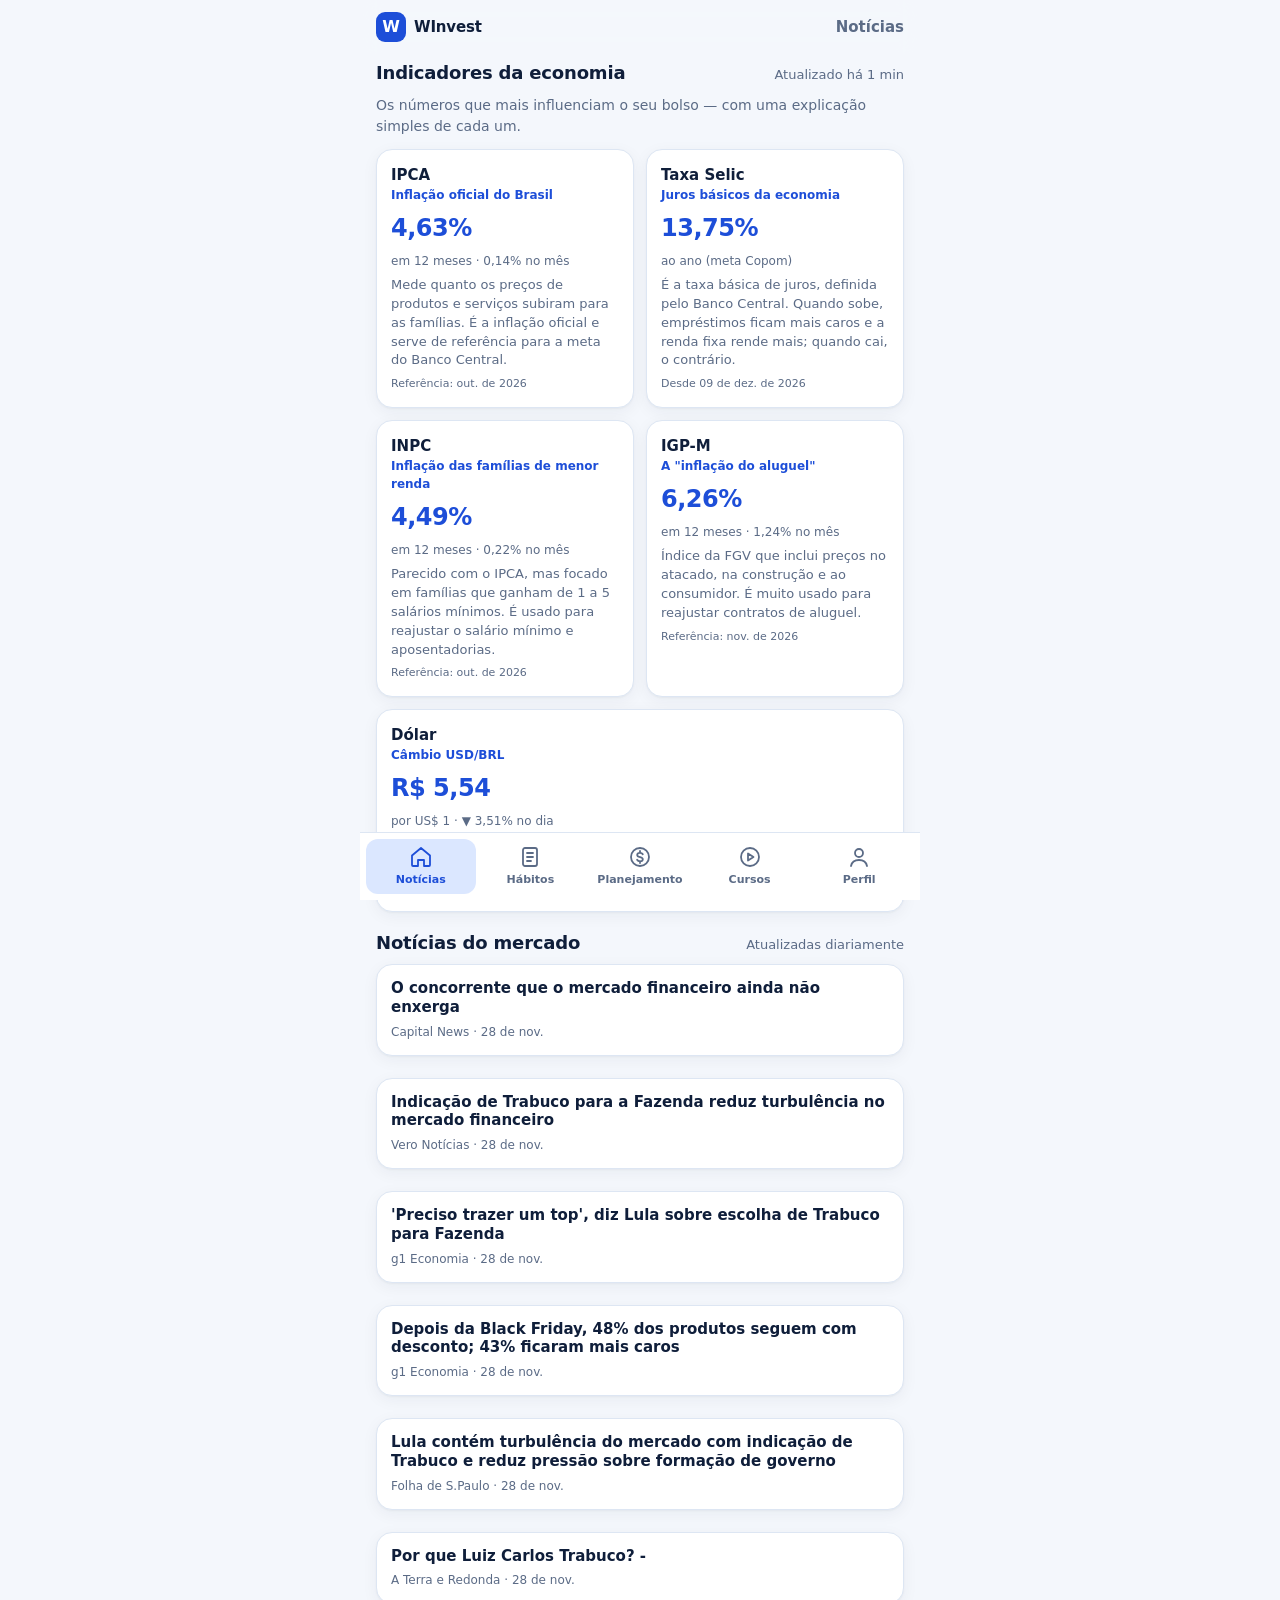
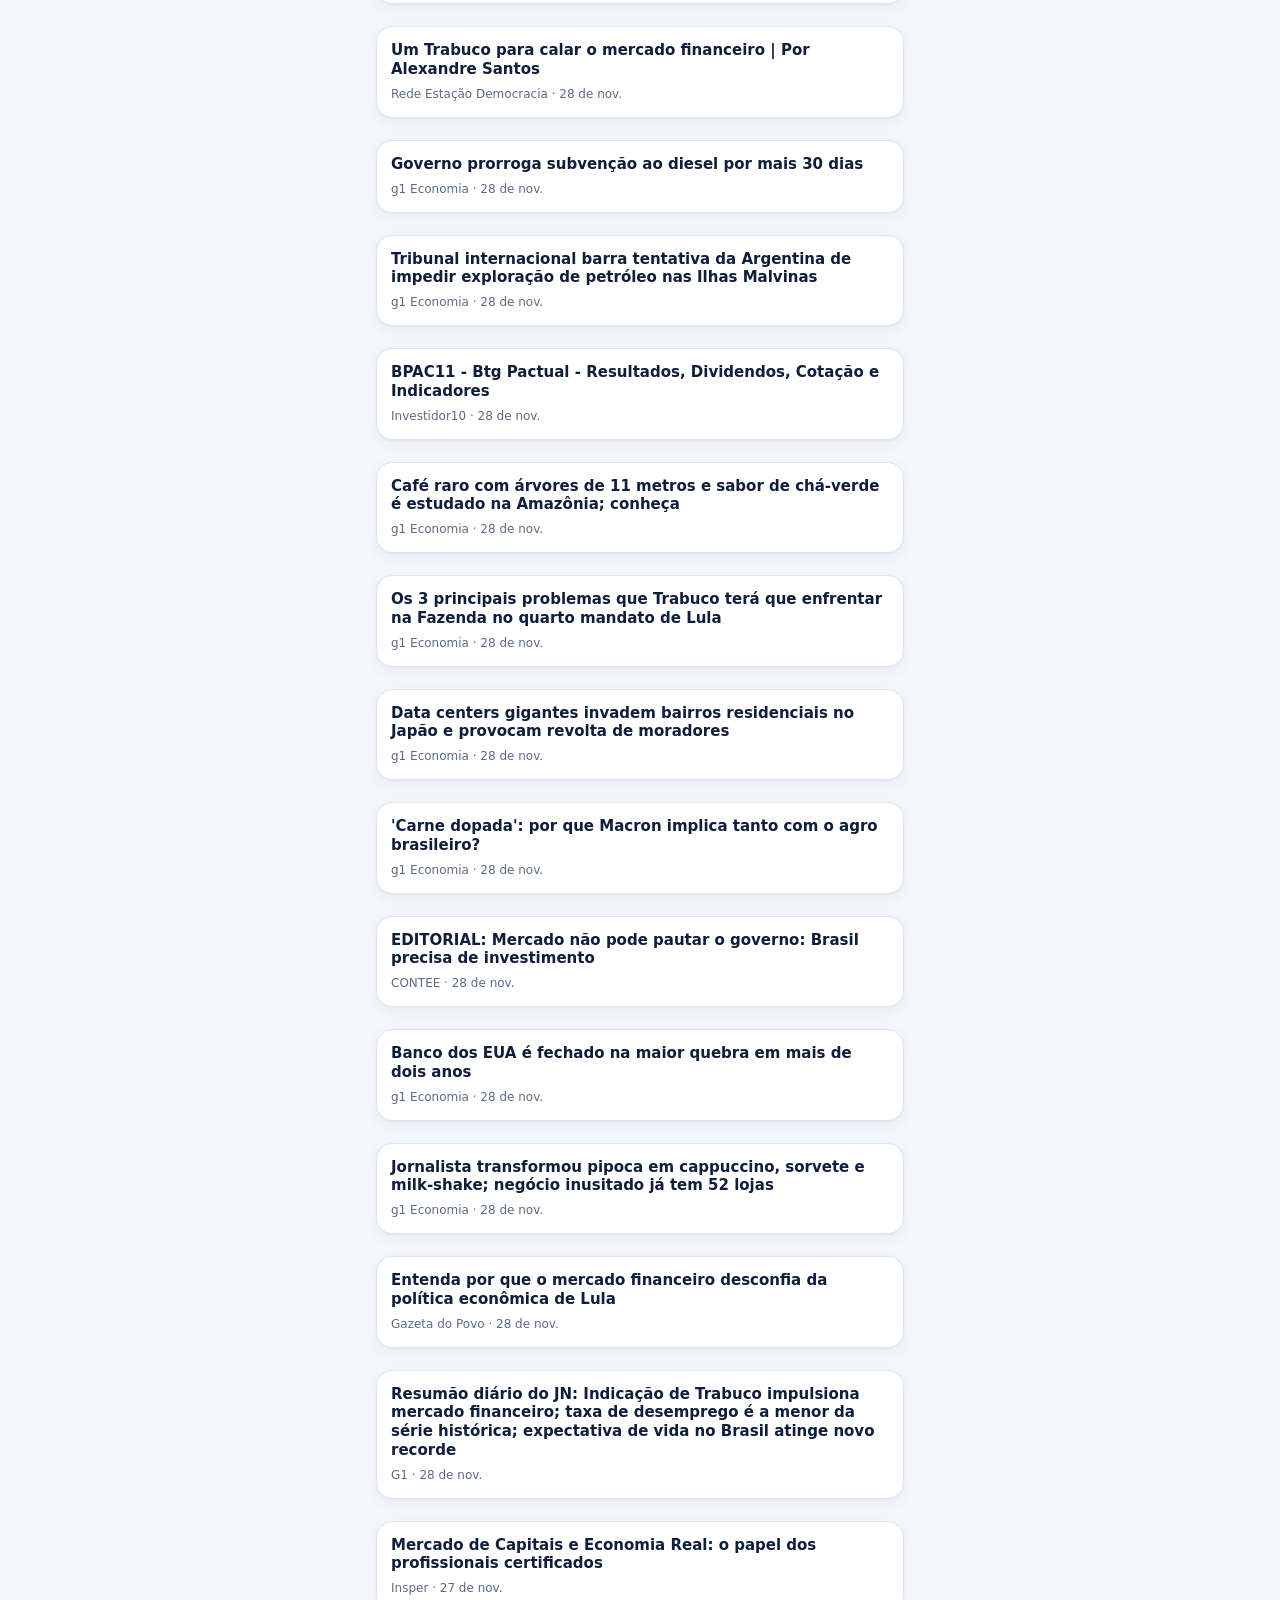
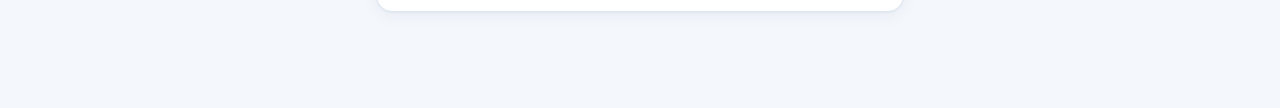
<file: index.html>
<!doctype html>
<html lang="pt-BR">
<head>
  <meta charset="utf-8">
  <meta name="viewport" content="width=device-width, initial-scale=1, viewport-fit=cover">
  <meta name="theme-color" content="#1d4ed8">
  <meta name="description" content="WInvest — educação financeira simples: indicadores, hábitos, planejamento 50/30/20, cursos e perfil de investidor.">
  <title>WInvest</title>
  <link rel="manifest" href="manifest.webmanifest">
  <link rel="icon" href="icons/icon.svg" type="image/svg+xml">
  <link rel="apple-touch-icon" href="icons/icon-192.png">
  <link rel="stylesheet" href="css/styles.css">
</head>
<body>
  <div class="app">
    <header class="topbar">
      <div class="brand">
        <span class="brand-mark" aria-hidden="true">W</span>
        <span class="brand-name">WInvest</span>
      </div>
      <h1 class="topbar-title" id="view-title">Notícias</h1>
    </header>

    <main id="view" class="view" tabindex="-1"></main>

    <nav class="tabbar" aria-label="Sessões do app">
      <a href="#noticias" class="tab" data-tab="noticias">
        <svg viewBox="0 0 24 24" aria-hidden="true"><path d="M3 10.5 12 3l9 7.5V20a1 1 0 0 1-1 1h-5v-6H9v6H4a1 1 0 0 1-1-1z"/></svg>
        <span>Notícias</span>
      </a>
      <a href="#habitos" class="tab" data-tab="habitos">
        <svg viewBox="0 0 24 24" aria-hidden="true"><rect x="5" y="3" width="14" height="18" rx="2"/><path d="M9 8h6M9 12h6M9 16h4"/></svg>
        <span>Hábitos</span>
      </a>
      <a href="#planejamento" class="tab" data-tab="planejamento">
        <svg viewBox="0 0 24 24" aria-hidden="true"><circle cx="12" cy="12" r="9"/><path d="M14.8 9.2c-.5-.9-1.6-1.4-2.8-1.4-1.6 0-2.8.8-2.8 2.1 0 3 5.6 1.5 5.6 4.3 0 1.3-1.2 2.1-2.8 2.1-1.3 0-2.4-.6-2.9-1.5M12 6v1.8M12 16.2V18"/></svg>
        <span>Planejamento</span>
      </a>
      <a href="#cursos" class="tab" data-tab="cursos">
        <svg viewBox="0 0 24 24" aria-hidden="true"><circle cx="12" cy="12" r="9"/><path d="M10 8.5v7l5.5-3.5z"/></svg>
        <span>Cursos</span>
      </a>
      <a href="#perfil" class="tab" data-tab="perfil">
        <svg viewBox="0 0 24 24" aria-hidden="true"><circle cx="12" cy="8" r="4"/><path d="M4 21c.8-4 4-6 8-6s7.2 2 8 6"/></svg>
        <span>Perfil</span>
      </a>
    </nav>
  </div>

  <div id="toast" class="toast" role="status" aria-live="polite"></div>

  <script type="module" src="js/app.js"></script>
</body>
</html>
</file>
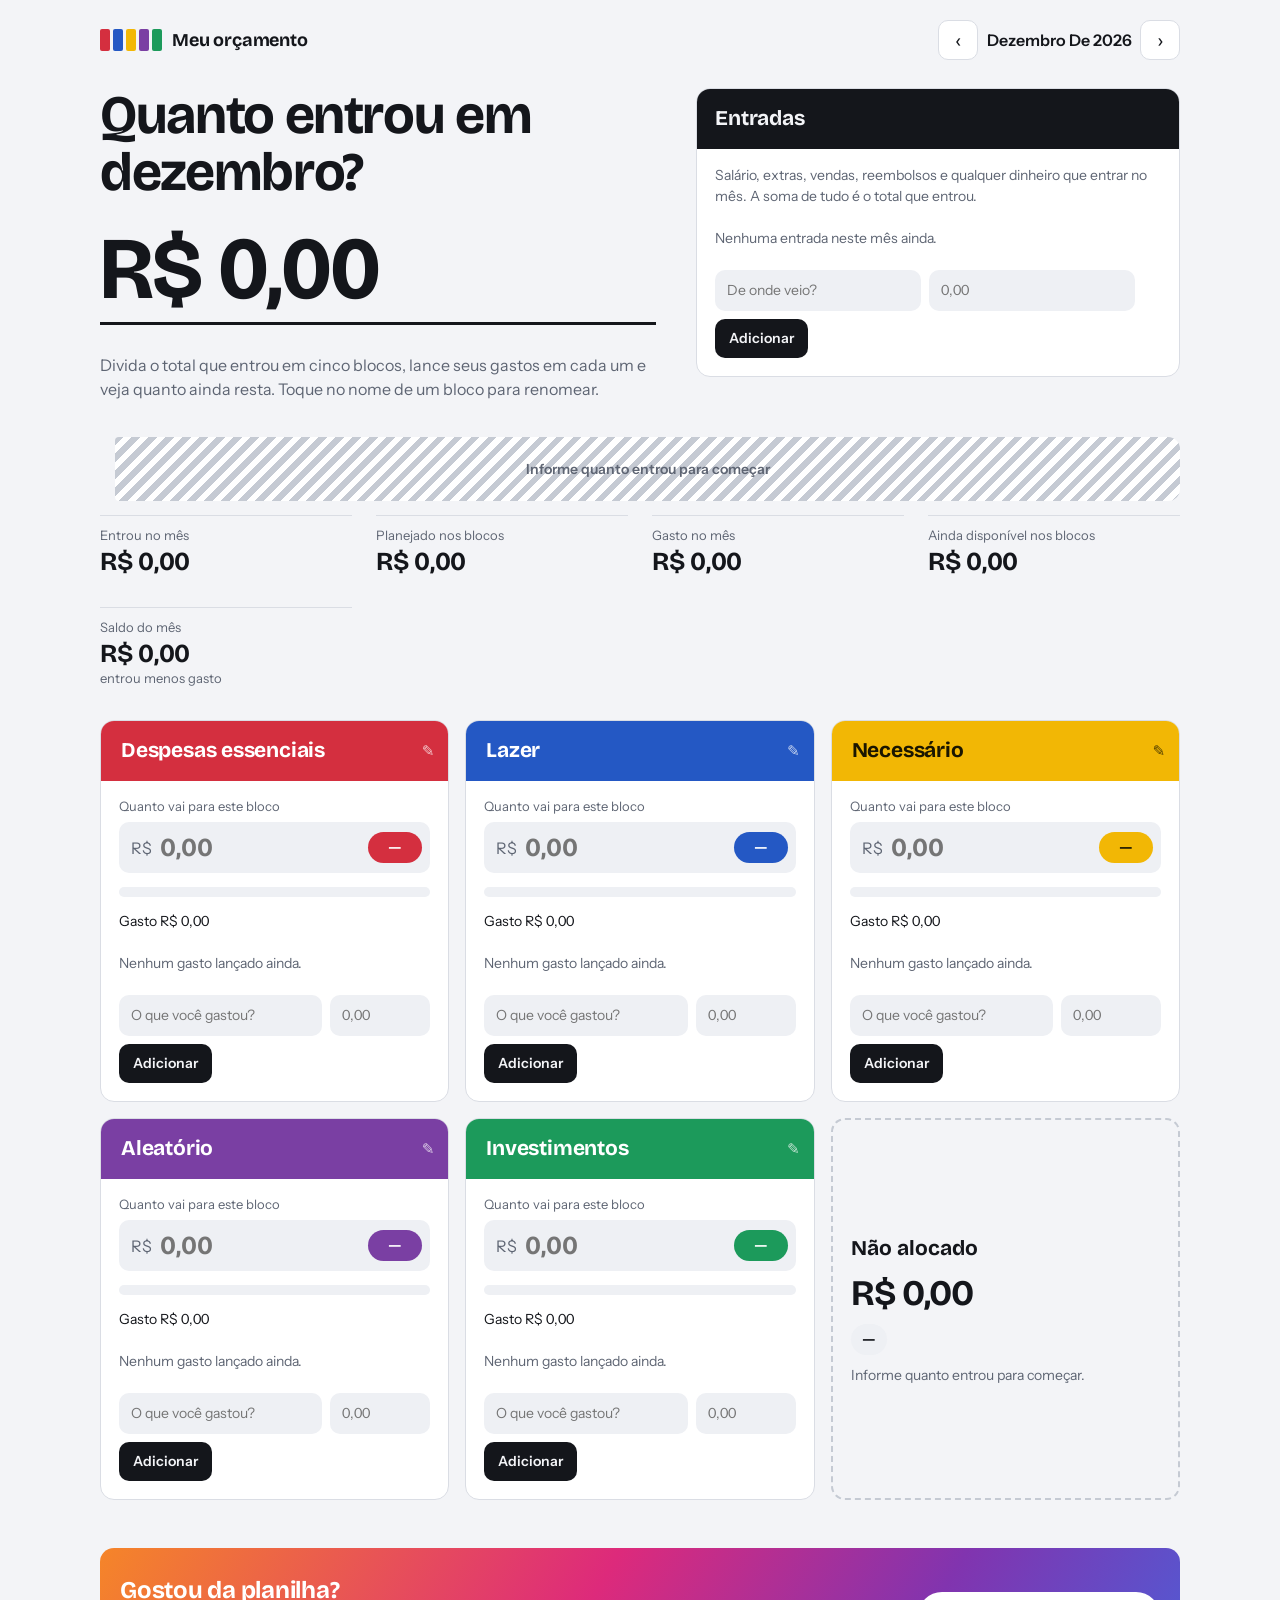
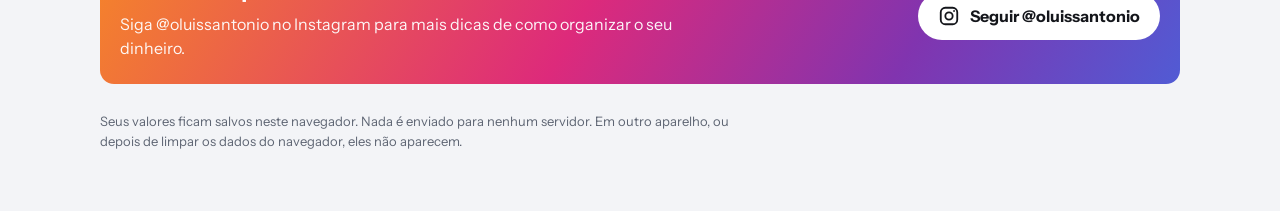
<file: orcamento/index.html>
<!DOCTYPE html>
<html lang="pt-BR">
<head>
<meta charset="utf-8">
<meta name="viewport" content="width=device-width, initial-scale=1, viewport-fit=cover">
<title>Meu orçamento por blocos</title>
<meta name="description" content="Planilha de orçamento gratuita: divida o que entrou no mês em 5 blocos, lance seus gastos e veja quanto ainda resta. Seus dados ficam só no seu aparelho.">
<meta name="theme-color" content="#14161B">
<meta property="og:type" content="website">
<meta property="og:locale" content="pt_BR">
<meta property="og:title" content="Meu orçamento por blocos">
<meta property="og:description" content="Divida o que entrou no mês em 5 blocos, lance seus gastos e veja quanto ainda resta. Grátis e sem cadastro.">
<meta property="og:image" content="og.png">
<meta property="og:image:width" content="1200">
<meta property="og:image:height" content="630">
<meta name="twitter:card" content="summary_large_image">
<link rel="manifest" href="manifest.webmanifest">
<link rel="icon" href="icons/icon.svg" type="image/svg+xml">
<link rel="apple-touch-icon" href="icons/icon-192.png">
<meta name="apple-mobile-web-app-capable" content="yes">
<meta name="apple-mobile-web-app-title" content="Orçamento">
<link rel="preconnect" href="https://fonts.googleapis.com">
<link rel="preconnect" href="https://fonts.gstatic.com" crossorigin>
<link href="https://fonts.googleapis.com/css2?family=Bricolage+Grotesque:opsz,wght@12..96,500;12..96,700&family=Instrument+Sans:wght@400;500;600&display=swap" rel="stylesheet">
<style>
:root{
  --bg:#F3F4F7; --surface:#FFFFFF; --ink:#14161B; --muted:#5E6573; --line:#DADDE4;
  --field:#EEF0F4; --danger:#B3261E; --hatch:#C5CAD3;
  --display:'Bricolage Grotesque','Segoe UI',system-ui,sans-serif;
  --body:'Instrument Sans','Segoe UI',system-ui,-apple-system,sans-serif;
  box-sizing:border-box;
  padding-top:env(safe-area-inset-top,0px);
  padding-bottom:env(safe-area-inset-bottom,0px);
}
@media (prefers-color-scheme: dark){
  :root:not([data-theme="light"]){
    --bg:#101216; --surface:#181B21; --ink:#ECEEF2; --muted:#9AA1AE; --line:#2B3038;
    --field:#20242B; --danger:#FF8F86; --hatch:#3A404B;
  }
}
:root[data-theme="dark"]{
  --bg:#101216; --surface:#181B21; --ink:#ECEEF2; --muted:#9AA1AE; --line:#2B3038;
  --field:#20242B; --danger:#FF8F86; --hatch:#3A404B;
}
html{scroll-padding-top:env(safe-area-inset-top,0px);}
*,*::before,*::after{box-sizing:border-box;}
body{margin:0;background:var(--bg);color:var(--ink);font-family:var(--body);font-size:16px;line-height:1.5;-webkit-font-smoothing:antialiased;}
.wrap{max-width:1120px;margin:0 auto;padding:0 20px;}
button,input{font:inherit;color:inherit;}
button{cursor:pointer;}
:focus-visible{outline:3px solid var(--ink);outline-offset:2px;}
.num,.money,.seg,.pct,.nums,.exp .v,.summary dd{font-variant-numeric:tabular-nums;}

/* topo */
.top{display:flex;align-items:center;justify-content:space-between;gap:12px;padding:20px 0 0;flex-wrap:wrap;}
.brand{display:flex;align-items:center;gap:10px;font-family:var(--display);font-weight:700;font-size:18px;letter-spacing:-.01em;}
.mark{display:flex;gap:3px;}
.mark i{display:block;width:10px;height:22px;border-radius:2px;}
.monthnav{display:flex;align-items:center;gap:6px;}
.monthnav button{width:40px;height:40px;border-radius:10px;border:1px solid var(--line);background:var(--surface);font-size:20px;line-height:1;display:grid;place-items:center;}
.monthnav button:hover{border-color:var(--ink);}
#monthLabel{min-width:150px;text-align:center;font-weight:600;text-transform:capitalize;}

/* hero */
.hero{padding:40px 0 4px;}
.hero h1{font-family:var(--display);font-weight:700;font-size:clamp(30px,5.4vw,54px);line-height:1.05;letter-spacing:-.025em;margin:0 0 20px;max-width:18ch;}
.lede{color:var(--muted);max-width:54ch;margin:18px 0 0;}
.copy{margin-top:14px;border:1px solid var(--line);background:var(--surface);border-radius:10px;padding:9px 14px;font-weight:600;}
.copy:hover{border-color:var(--ink);}

/* faixa proporcional */
.strip{display:flex;gap:3px;height:64px;margin:32px 0 14px;}
.seg{flex:0 1 0;flex-grow:0;min-width:0;overflow:hidden;white-space:nowrap;display:flex;align-items:center;justify-content:center;font-weight:600;font-size:14px;background:var(--c);color:var(--on);border-radius:4px;transition:flex-grow .35s ease;}
.seg:first-child{border-radius:12px 4px 4px 12px;}
.seg:last-child{border-radius:4px 12px 12px 4px;}
.seg.free{background:repeating-linear-gradient(135deg,var(--hatch) 0 6px,transparent 6px 12px);background-color:var(--surface);color:var(--muted);}
.warn{color:var(--danger);font-weight:600;margin:0 0 10px;}
.warn:empty{display:none;}

.summary{display:grid;grid-template-columns:repeat(auto-fit,minmax(200px,1fr));gap:12px 24px;margin:0;}
.summary div{border-top:1px solid var(--line);padding-top:10px;}
.summary dt{font-size:13px;color:var(--muted);}
.summary dd{margin:0;}
.summary .big{font-family:var(--display);font-weight:700;font-size:26px;line-height:1.2;letter-spacing:-.01em;}
.summary .sub{font-size:13px;color:var(--muted);min-height:1.4em;}

/* blocos */
.grid{display:grid;grid-template-columns:repeat(auto-fill,minmax(min(100%,320px),1fr));gap:16px;margin-top:32px;}
.block{background:var(--surface);border:1px solid var(--line);border-radius:14px;overflow:hidden;display:flex;flex-direction:column;}
.bh{background:var(--c);color:var(--on);padding:10px 14px;display:flex;align-items:center;gap:6px;}
.bname{flex:1;min-width:0;border:0;border-radius:8px;background:transparent;color:inherit;font-family:var(--display);font-weight:700;font-size:21px;letter-spacing:-.01em;padding:4px 6px;}
.bname:hover{background:rgba(255,255,255,.14);}
.bname:focus{outline:2px solid var(--on);background:rgba(0,0,0,.12);}
.bh .pen{opacity:.75;font-size:15px;pointer-events:none;}
.bb{padding:16px 18px 18px;display:flex;flex-direction:column;gap:14px;flex:1;}
.plan label{display:block;font-size:13px;color:var(--muted);margin-bottom:6px;}
.planrow{display:flex;align-items:center;gap:8px;background:var(--field);border-radius:10px;padding:6px 8px 6px 12px;}
.planrow:focus-within{outline:2px solid var(--ink);}
.planrow .rs{color:var(--muted);}
.planrow input{flex:1;min-width:0;border:0;background:transparent;outline:none;font-family:var(--display);font-weight:700;font-size:26px;padding:0;}
.pct{background:var(--c);color:var(--on);border-radius:999px;padding:4px 11px;font-weight:700;font-size:15px;min-width:54px;text-align:center;}
.meter{height:10px;background:var(--field);border-radius:99px;overflow:hidden;}
.fill{height:100%;width:0;background:var(--c);border-radius:99px;transition:width .3s ease;}
.nums{display:flex;justify-content:space-between;gap:8px;font-size:14px;flex-wrap:wrap;}
.nums .over{color:var(--danger);font-weight:600;}
.exp{list-style:none;margin:0;padding:0;max-height:190px;overflow-y:auto;}
.exp li{display:flex;align-items:center;gap:8px;padding:7px 0;border-bottom:1px solid var(--line);font-size:14px;}
.exp .d{flex:1;overflow-wrap:anywhere;}
.exp .x{width:28px;height:28px;border:0;background:none;color:var(--muted);border-radius:6px;font-size:18px;line-height:1;}
.exp .x:hover{color:var(--danger);background:var(--field);}
.exp li.empty{color:var(--muted);border-bottom:0;padding-left:0;}
.add{display:flex;flex-wrap:wrap;gap:8px;}
.add input{background:var(--field);border:1px solid transparent;border-radius:10px;padding:9px 11px;font-size:14px;min-width:0;}
.add input:focus{outline:2px solid var(--ink);}
.add [data-desc]{flex:1 1 140px;}
.add [data-val]{flex:0 0 100px;}
.add button{flex:0 0 auto;background:var(--ink);color:var(--bg);border:0;border-radius:10px;padding:9px 14px;font-weight:600;font-size:14px;}
.add button:hover{opacity:.85;}
.err{margin:-6px 0 0;font-size:13px;color:var(--danger);}
.err:empty{display:none;}

.free-card{border:2px dashed var(--hatch);border-radius:14px;padding:20px 18px;display:flex;flex-direction:column;justify-content:center;gap:10px;min-height:180px;}
.free-card h2{margin:0;font-family:var(--display);font-weight:700;font-size:21px;}
.free-card.neg h2,.free-card.neg .fv{color:var(--danger);}
.free-card .fv{font-family:var(--display);font-weight:700;font-size:36px;line-height:1.1;letter-spacing:-.02em;}
.free-card .fp{align-self:flex-start;background:var(--field);border-radius:999px;padding:4px 11px;font-weight:700;font-size:15px;}
.free-card .fh{margin:0;color:var(--muted);font-size:14px;}

[hidden]{display:none !important;}
.hero-grid{display:grid;grid-template-columns:minmax(0,1.15fr) minmax(0,1fr);gap:32px 40px;align-items:start;}
@media (max-width:820px){.hero-grid{grid-template-columns:1fr;}}
.bigtotal{width:min(100%,560px);border-bottom:3px solid var(--ink);padding-bottom:4px;margin-bottom:28px;font-family:var(--display);font-weight:700;font-size:clamp(44px,11vw,88px);line-height:1.1;letter-spacing:-.02em;font-variant-numeric:tabular-nums;overflow-wrap:anywhere;}
.inbox{background:var(--surface);border:1px solid var(--line);border-radius:14px;overflow:hidden;}
.inbox .ih{background:var(--ink);color:var(--bg);padding:14px 18px;display:flex;justify-content:space-between;align-items:baseline;gap:12px;}
.inbox h2{margin:0;font-family:var(--display);font-weight:700;font-size:21px;letter-spacing:-.01em;}
.inbox .ib{padding:16px 18px 18px;display:flex;flex-direction:column;gap:14px;}
.inbox .isub{margin:0;font-size:14px;color:var(--muted);}
.hero{padding:28px 0 4px;}

/* instagram */
.insta{margin-top:48px;border-radius:14px;padding:24px 20px;color:#fff;background:linear-gradient(120deg,#F58529 0%,#DD2A7B 45%,#8134AF 75%,#515BD4 100%);display:flex;align-items:center;justify-content:space-between;gap:16px 24px;flex-wrap:wrap;}
.insta h2{margin:0 0 4px;font-family:var(--display);font-weight:700;font-size:24px;letter-spacing:-.01em;}
.insta p{margin:0;max-width:52ch;opacity:.95;}
.insta a{display:inline-flex;align-items:center;gap:10px;background:#fff;color:#14161B;text-decoration:none;font-weight:700;border-radius:999px;padding:12px 20px;white-space:nowrap;}
.insta a:hover{transform:translateY(-1px);box-shadow:0 6px 18px rgba(0,0,0,.18);}
.insta a:focus-visible{outline:3px solid #fff;outline-offset:3px;}
.insta svg{width:22px;height:22px;flex:none;}

footer{padding:28px 0 56px;color:var(--muted);font-size:13px;}
footer p{margin:0 0 4px;max-width:70ch;}
footer a{color:var(--ink);font-weight:600;}
.storewarn{color:var(--danger);font-weight:600;}
.storewarn:empty{display:none;}

@media (prefers-reduced-motion: reduce){.seg,.fill{transition:none;}}
@media (max-width:520px){.wrap{padding:0 16px;}.strip{height:52px;}.seg{font-size:12px;}}
</style>
</head>
<body>
<div class="wrap">
  <header class="top">
    <div class="brand">
      <span class="mark" aria-hidden="true">
        <i style="background:#D42F3F"></i><i style="background:#2458C4"></i><i style="background:#F2B705"></i><i style="background:#7A3FA3"></i><i style="background:#1C9A5B"></i>
      </span>
      Meu orçamento
    </div>
    <nav class="monthnav" aria-label="Escolher mês">
      <button id="prev" type="button" aria-label="Mês anterior">‹</button>
      <span id="monthLabel" aria-live="polite"></span>
      <button id="next" type="button" aria-label="Próximo mês">›</button>
    </nav>
  </header>

  <main>
    <section class="hero">
    <div class="hero-grid">
    <div>
      <h1 id="heroTitle">Quanto entrou neste mês?</h1>
      <div id="bigTotal" class="bigtotal" aria-live="polite" aria-label="Total que entrou no mês">R$ 0,00</div>
      <p class="lede">Divida o total que entrou em cinco blocos, lance seus gastos em cada um e veja quanto ainda resta. Toque no nome de um bloco para renomear.</p>
      <button id="copyPlan" class="copy" type="button" hidden></button>
    </div>

    <div class="inbox">
      <div class="ih"><h2>Entradas</h2></div>
      <div class="ib">
        <p class="isub">Salário, extras, vendas, reembolsos e qualquer dinheiro que entrar no mês. A soma de tudo é o total que entrou.</p>
        <ul id="entList" class="exp"></ul>
        <div class="add">
          <input id="entDesc" type="text" maxlength="60" placeholder="De onde veio?" aria-label="Descrição da entrada" autocomplete="off">
          <input id="entVal" class="money" inputmode="decimal" placeholder="0,00" aria-label="Valor da entrada" autocomplete="off">
          <button id="entAdd" type="button">Adicionar</button>
        </div>
        <p id="entErr" class="err" role="alert"></p>
      </div>
    </div>
    </div>
    </section>

    <section aria-label="Como a renda está dividida">
      <div id="strip" class="strip"></div>
      <p id="warn" class="warn" role="status"></p>
      <dl id="summary" class="summary"></dl>
    </section>

    <section id="grid" class="grid" aria-label="Blocos do mês"></section>

  <section class="insta" aria-labelledby="instaTitle">
    <div>
      <h2 id="instaTitle">Gostou da planilha?</h2>
      <p>Siga @oluissantonio no Instagram para mais dicas de como organizar o seu dinheiro.</p>
    </div>
    <a href="https://www.instagram.com/oluissantonio/" target="_blank" rel="noopener">
      <svg viewBox="0 0 24 24" fill="none" stroke="currentColor" stroke-width="2" aria-hidden="true"><rect x="3" y="3" width="18" height="18" rx="5"/><circle cx="12" cy="12" r="4"/><circle cx="17.5" cy="6.5" r="1" fill="currentColor" stroke="none"/></svg>
      Seguir @oluissantonio
    </a>
  </section>
  </main>

  <footer>
    <p>Seus valores ficam salvos neste navegador. Nada é enviado para nenhum servidor. Em outro aparelho, ou depois de limpar os dados do navegador, eles não aparecem.</p>
    <p id="storeWarn" class="storewarn"></p>
  </footer>
</div>

<script>
(function(){
  var KEY = 'financas-blocos-v1';
  var BLOCKS = [
    {id:'essenciais',    padrao:'Despesas essenciais', cor:'#D42F3F', on:'#FFFFFF'},
    {id:'lazer',         padrao:'Lazer',               cor:'#2458C4', on:'#FFFFFF'},
    {id:'necessario',    padrao:'Necessário',          cor:'#F2B705', on:'#1B1600'},
    {id:'aleatorio',     padrao:'Aleatório',           cor:'#7A3FA3', on:'#FFFFFF'},
    {id:'investimentos', padrao:'Investimentos',       cor:'#1C9A5B', on:'#FFFFFF'}
  ];

  var brl  = new Intl.NumberFormat('pt-BR',{style:'currency',currency:'BRL'});
  var numf = new Intl.NumberFormat('pt-BR',{minimumFractionDigits:2,maximumFractionDigits:2});
  var pctf = new Intl.NumberFormat('pt-BR',{maximumFractionDigits:1});
  function fmtPct(v,t){ return t>0 ? pctf.format(v/t*100)+'%' : '—'; }
  function $(s,r){ return (r||document).querySelector(s); }
  function uid(){ return Date.now()+'-'+Math.random().toString(36).slice(2,7); }
  function esc(s){ return String(s).replace(/[&<>"']/g,function(c){ return '&#'+c.charCodeAt(0)+';'; }); }

  /* ---------- dados ---------- */
  var storageOk = true;
  function normalize(d){
    if(!d || typeof d.months!=='object' || d.months===null || Array.isArray(d.months)) return null;
    if(!d.names || typeof d.names!=='object') d.names = {};
    Object.keys(d.months).forEach(function(k){
      var m = d.months[k];
      if(!m || typeof m!=='object'){ delete d.months[k]; return; }
      if(!m.plan) m.plan = {};
      if(!m.spent) m.spent = {};
      migrate(m);
    });
    return d;
  }
  function load(){
    try{
      var raw = localStorage.getItem(KEY);
      if(raw){ var d = normalize(JSON.parse(raw)); if(d) return d; }
    }catch(e){ storageOk = false; }
    return {months:{},names:{}};
  }
  function save(){
    try{ localStorage.setItem(KEY, JSON.stringify(data)); storageOk = true; }
    catch(e){ storageOk = false; }
    $('#storeWarn').textContent = storageOk ? '' : 'Não foi possível salvar neste navegador. Os valores valem só enquanto esta página estiver aberta.';
  }
  var data = load();

  function applyNames(){
    BLOCKS.forEach(function(b){ b.nome = (data.names && data.names[b.id]) || b.padrao; });
  }
  applyNames();

  function ymKey(d){ return d.getFullYear()+'-'+String(d.getMonth()+1).padStart(2,'0'); }
  function keyDate(k){ var p=k.split('-').map(Number); return new Date(p[0],p[1]-1,1); }
  function monthName(k){ return keyDate(k).toLocaleDateString('pt-BR',{month:'long'}); }
  function monthLong(k){ return keyDate(k).toLocaleDateString('pt-BR',{month:'long',year:'numeric'}); }
  function shift(k,n){ var d=keyDate(k); d.setMonth(d.getMonth()+n); return ymKey(d); }
  var cur = ymKey(new Date());

  function month(){
    if(!data.months[cur]) data.months[cur] = {income:0, plan:{}, spent:{}};
    var m = data.months[cur];
    if(!m.plan) m.plan = {};
    if(!m.spent) m.spent = {};
    migrate(m);
    return m;
  }
  // a antiga "entrada do início do mês" vira uma entrada comum na lista
  function migrate(m){
    if(!m.entries) m.entries = [];
    if(m.income>0){
      m.entries.unshift({id:'ini-'+uid(), desc:'Entrada do início do mês', value:m.income});
    }
    m.income = 0;
  }
  function entriesSum(m){ return (m.entries||[]).reduce(function(a,e){ return a + e.value; },0); }
  function incomeTotal(m){ return Math.round(((m.income||0) + entriesSum(m))*100)/100; }
  function plannedSum(m){ return BLOCKS.reduce(function(a,b){ return a + (m.plan[b.id]||0); },0); }
  function monthDiff(a,b){
    var x = a.split('-').map(Number), y = b.split('-').map(Number);
    return (y[0]-x[0])*12 + (y[1]-x[1]);
  }
  function spentOf(m,id){ return (m.spent[id]||[]).reduce(function(a,e){ return a + e.value; },0); }
  function spentSum(m){ return BLOCKS.reduce(function(a,b){ return a + spentOf(m,b.id); },0); }

  function parseBRL(s){
    s = String(s).replace(/[^\d.,]/g,'');
    if(!s) return 0;
    if(s.indexOf(',')>-1){ s = s.replace(/\./g,'').replace(',','.'); }
    else if(/^\d{1,3}(\.\d{3})+$/.test(s)){ s = s.replace(/\./g,''); }
    var n = parseFloat(s);
    return (isFinite(n) && n>0) ? Math.round(n*100)/100 : 0;
  }
  function setField(el,v){ el.value = v>0 ? numf.format(v) : ''; }
  function clean(el){ var v = el.value.replace(/[^\d.,]/g,''); if(v!==el.value) el.value = v; }

  /* ---------- montagem ---------- */
  var grid = $('#grid'), strip = $('#strip'), segs = {}, freeSeg;

  function buildStrip(){
    strip.innerHTML = '';
    BLOCKS.forEach(function(b){
      var s = document.createElement('div');
      s.className = 'seg';
      s.style.setProperty('--c',b.cor); s.style.setProperty('--on',b.on);
      strip.appendChild(s); segs[b.id] = s;
    });
    freeSeg = document.createElement('div');
    freeSeg.className = 'seg free';
    strip.appendChild(freeSeg);
  }

  function buildCard(b,m){
    var el = document.createElement('article');
    el.className = 'block'; el.dataset.id = b.id;
    el.style.setProperty('--c',b.cor); el.style.setProperty('--on',b.on);
    el.innerHTML =
      '<div class="bh"><input class="bname" data-name type="text" maxlength="30" aria-label="Nome do bloco" autocomplete="off"><span class="pen" aria-hidden="true">✎</span></div>'+
      '<div class="bb">'+
        '<div class="plan">'+
          '<label for="plan-'+b.id+'">Quanto vai para este bloco</label>'+
          '<div class="planrow"><span class="rs">R$</span>'+
            '<input id="plan-'+b.id+'" class="money" data-plan inputmode="decimal" placeholder="0,00" autocomplete="off">'+
            '<span class="pct" data-pct>—</span></div>'+
        '</div>'+
        '<div class="meter"><div class="fill" data-fill></div></div>'+
        '<div class="nums"><span data-spent></span><span data-left></span></div>'+
        '<ul class="exp" data-list></ul>'+
        '<div class="add">'+
          '<input data-desc type="text" maxlength="60" placeholder="O que você gastou?" aria-label="Descrição do gasto em '+esc(b.nome)+'">'+
          '<input data-val class="money" inputmode="decimal" placeholder="0,00" autocomplete="off" aria-label="Valor do gasto em '+esc(b.nome)+'">'+
          '<button type="button" data-add>Adicionar</button>'+
        '</div>'+
        '<p class="err" data-err role="alert"></p>'+
      '</div>';
    $('[data-name]',el).value = b.nome;
    setField($('[data-plan]',el), m.plan[b.id]||0);
    renderList(el,b.id);
    return el;
  }

  function buildFree(){
    var el = document.createElement('article');
    el.className = 'free-card'; el.id = 'free';
    el.innerHTML =
      '<h2 data-ft>Não alocado</h2>'+
      '<div class="fv" data-fv></div>'+
      '<span class="fp" data-fp>—</span>'+
      '<p class="fh" data-fh></p>';
    return el;
  }

  function renderList(card,id){
    var m = month(), ul = $('[data-list]',card);
    ul.innerHTML = '';
    var arr = m.spent[id]||[];
    if(!arr.length){
      var li = document.createElement('li'); li.className='empty';
      li.textContent = 'Nenhum gasto lançado ainda.';
      ul.appendChild(li); return;
    }
    arr.slice().reverse().forEach(function(e){
      var li = document.createElement('li');
      var d = document.createElement('span'); d.className='d'; d.textContent = e.desc;
      var v = document.createElement('span'); v.className='v'; v.textContent = brl.format(e.value);
      var x = document.createElement('button'); x.type='button'; x.className='x'; x.textContent='×';
      x.setAttribute('aria-label','Remover gasto '+e.desc); x.dataset.del = e.id;
      li.appendChild(d); li.appendChild(v); li.appendChild(x);
      ul.appendChild(li);
    });
  }

  function renderAll(){
    var m = month();
    $('#monthLabel').textContent = monthLong(cur);
    $('#heroTitle').textContent = 'Quanto entrou em '+monthName(cur)+'?';
    grid.innerHTML = '';
    BLOCKS.forEach(function(b){ grid.appendChild(buildCard(b,m)); });
    grid.appendChild(buildFree());
    renderEntries();
    updateDerived();
  }

  /* ---------- outras entradas ---------- */
  function renderEntries(){
    var m = month();
    var ul = $('#entList'); ul.innerHTML = '';
    if(!m.entries.length){
      var e = document.createElement('li'); e.className = 'empty';
      e.textContent = 'Nenhuma entrada neste mês ainda.';
      ul.appendChild(e); return;
    }
    m.entries.slice().reverse().forEach(function(en){
      var li = document.createElement('li');
      var d = document.createElement('span'); d.className = 'd'; d.textContent = en.desc;
      var v = document.createElement('span'); v.className = 'v'; v.textContent = brl.format(en.value);
      var x = document.createElement('button'); x.type = 'button'; x.className = 'x'; x.textContent = '×';
      x.setAttribute('aria-label','Remover entrada '+en.desc); x.dataset.dele = en.id;
      li.appendChild(d); li.appendChild(v); li.appendChild(x);
      ul.appendChild(li);
    });
  }

  function addEntry(){
    var m = month(), valEl = $('#entVal'), descEl = $('#entDesc');
    var v = parseBRL(valEl.value);
    if(v<=0){ $('#entErr').textContent = 'Informe um valor maior que zero.'; valEl.focus(); return; }
    $('#entErr').textContent = '';
    m.entries.push({id:uid(), desc:descEl.value.trim()||'Sem descrição', value:v});
    save();
    descEl.value = ''; valEl.value = '';
    renderEntries(); updateDerived();
    descEl.focus();
  }

  function blockById(id){ return BLOCKS.filter(function(b){ return b.id===id; })[0] || BLOCKS[0]; }

  /* ---------- atualização dos números ---------- */
  function updateDerived(){
    var m = month();
    var income = incomeTotal(m);
    var planned = plannedSum(m);
    var spentTotal = spentSum(m);
    var free = income - planned;
    var base = Math.max(income, planned);

    BLOCKS.forEach(function(b){
      var card = $('[data-id="'+b.id+'"]',grid);
      if(!card) return;
      var pl = m.plan[b.id]||0, sp = spentOf(m,b.id);
      $('[data-pct]',card).textContent = fmtPct(pl,income);
      $('[data-fill]',card).style.width = (pl>0 ? Math.min(100, sp/pl*100) : (sp>0 ? 100 : 0))+'%';
      $('[data-spent]',card).textContent = 'Gasto '+brl.format(sp);
      var left = $('[data-left]',card);
      left.classList.toggle('over', sp>pl);
      left.textContent = pl>0 ? (sp<=pl ? 'Restam '+brl.format(pl-sp) : 'Passou '+brl.format(sp-pl))
                              : (sp>0 ? 'Sem valor planejado' : '');
      var seg = segs[b.id];
      seg.style.flexGrow = pl;
      seg.textContent = (base>0 && pl/base>=0.07) ? fmtPct(pl,income) : '';
      seg.title = b.nome+': '+brl.format(pl)+(income>0?' ('+fmtPct(pl,income)+')':'');
    });

    // faixa: parte não alocada
    if(base===0){
      freeSeg.style.flexGrow = 1;
      freeSeg.textContent = 'Informe quanto entrou para começar';
    } else {
      freeSeg.style.flexGrow = Math.max(free,0);
      freeSeg.textContent = (free>0 && free/base>=0.12) ? 'Não alocado '+fmtPct(free,income) : '';
    }
    freeSeg.title = 'Não alocado: '+brl.format(Math.max(free,0));

    // quadro "Não alocado"
    var fc = $('#free');
    if(fc){
      var neg = free<0;
      fc.classList.toggle('neg',neg);
      $('[data-ft]',fc).textContent = neg ? 'Acima da renda' : 'Não alocado';
      $('[data-fv]',fc).textContent = brl.format(Math.abs(free));
      $('[data-fp]',fc).textContent = fmtPct(Math.abs(free),income);
      $('[data-fh]',fc).textContent =
        income===0 ? 'Informe quanto entrou para começar.' :
        neg ? 'Você planejou mais do que entrou. Reduza algum bloco.' :
        free===0 ? 'Tudo distribuído nos blocos.' :
        'Ainda sem bloco. Distribua nos campos ao lado.';
    }

    $('#warn').textContent = (planned>income && income>0)
      ? 'Você planejou '+brl.format(planned-income)+' a mais do que entrou.' : '';

    $('#summary').innerHTML =
      '<div><dt>Entrou no mês</dt><dd class="big">'+brl.format(income)+'</dd><dd class="sub"></dd></div>'+
      '<div><dt>Planejado nos blocos</dt><dd class="big">'+brl.format(planned)+'</dd><dd class="sub">'+(income>0?fmtPct(planned,income)+' da renda':'')+'</dd></div>'+
      '<div><dt>Gasto no mês</dt><dd class="big">'+brl.format(spentTotal)+'</dd><dd class="sub">'+(planned>0?fmtPct(spentTotal,planned)+' do planejado':'')+'</dd></div>'+
      '<div><dt>Ainda disponível nos blocos</dt><dd class="big">'+brl.format(planned-spentTotal)+'</dd><dd class="sub">'+(planned>0?'planejado menos gasto':'')+'</dd></div>'+
      '<div><dt>Saldo do mês</dt><dd class="big">'+brl.format(income-spentTotal)+'</dd><dd class="sub">entrou menos gasto</dd></div>';

    $('#bigTotal').textContent = brl.format(income);

    // botão de repetir planejamento
    var pm = data.months[shift(cur,-1)];
    var btn = $('#copyPlan');
    var canCopy = pm && plannedSum(pm)>0 && planned===0 && !income;
    btn.hidden = !canCopy;
    if(canCopy) btn.textContent = 'Repetir o planejamento de '+monthName(shift(cur,-1));
  }

  /* ---------- gastos ---------- */
  function addExpense(card){
    var m = month(), id = card.dataset.id;
    var descEl = $('[data-desc]',card), valEl = $('[data-val]',card), err = $('[data-err]',card);
    var v = parseBRL(valEl.value);
    if(v<=0){ err.textContent = 'Informe um valor maior que zero.'; valEl.focus(); return; }
    err.textContent = '';
    if(!m.spent[id]) m.spent[id] = [];
    m.spent[id].push({id:uid(), desc:descEl.value.trim()||'Sem descrição', value:v});
    save();
    descEl.value = ''; valEl.value = '';
    renderList(card,id);
    updateDerived();
    descEl.focus();
  }

  /* ---------- nomes dos blocos ---------- */
  function rename(id,value){
    var b = blockById(id), v = value.trim();
    if(v && v!==b.padrao) data.names[id] = v; else delete data.names[id];
    b.nome = v || b.padrao;
    save(); updateDerived();
  }

  /* ---------- eventos ---------- */

  grid.addEventListener('input',function(e){
    var t = e.target;
    if(t.matches('[data-plan]')){
      clean(t);
      var card = t.closest('.block');
      month().plan[card.dataset.id] = parseBRL(t.value);
      save(); updateDerived();
    } else if(t.matches('[data-val]')){
      clean(t);
      $('[data-err]',t.closest('.block')).textContent = '';
    } else if(t.matches('[data-name]')){
      rename(t.closest('.block').dataset.id, t.value);
    }
  });

  grid.addEventListener('click',function(e){
    var t = e.target;
    var card = t.closest('.block');
    if(!card) return;
    if(t.matches('[data-add]')) addExpense(card);
    else if(t.matches('[data-del]')){
      var m = month(), id = card.dataset.id;
      m.spent[id] = (m.spent[id]||[]).filter(function(x){ return x.id !== t.dataset.del; });
      save(); renderList(card,id); updateDerived();
    }
  });

  grid.addEventListener('keydown',function(e){
    if(e.key!=='Enter') return;
    if(e.target.matches('[data-desc]') || e.target.matches('[data-val]')){
      e.preventDefault(); addExpense(e.target.closest('.block'));
    } else if(e.target.matches('[data-name]')){
      e.preventDefault(); e.target.blur();
    }
  });

  document.addEventListener('focusin',function(e){
    if(e.target.matches('[data-plan], [data-name]')) e.target.select();
  });
  document.addEventListener('focusout',function(e){
    if(e.target.matches('[data-plan]')) setField(e.target, parseBRL(e.target.value));
    else if(e.target.matches('[data-name]')) e.target.value = blockById(e.target.closest('.block').dataset.id).nome;
  });

  $('#prev').addEventListener('click',function(){ cur = shift(cur,-1); renderAll(); });
  $('#next').addEventListener('click',function(){ cur = shift(cur,1); renderAll(); });

  $('#copyPlan').addEventListener('click',function(){
    var pm = data.months[shift(cur,-1)], m = month();
    if(!pm) return;
    m.entries = (pm.entries||[]).map(function(en){
      return {id:uid(), desc:en.desc, value:en.value};
    });
    m.plan = JSON.parse(JSON.stringify(pm.plan||{}));
    save(); renderAll();
  });

  // outras entradas
  $('#entAdd').addEventListener('click',addEntry);
  ['entDesc','entVal'].forEach(function(id){
    $('#'+id).addEventListener('keydown',function(e){
      if(e.key==='Enter'){ e.preventDefault(); addEntry(); }
    });
  });
  $('#entVal').addEventListener('input',function(e){ clean(e.target); $('#entErr').textContent = ''; });
  $('#entVal').addEventListener('blur',function(e){ if(e.target.value) setField(e.target, parseBRL(e.target.value)); });
  $('#entList').addEventListener('click',function(e){
    var t = e.target.closest('[data-dele]');
    if(!t) return;
    var m = month();
    m.entries = m.entries.filter(function(x){ return x.id !== t.dataset.dele; });
    save(); renderEntries(); updateDerived();
  });

 
  buildStrip();
  renderAll();

  if('serviceWorker' in navigator && /^https?:$/.test(location.protocol)){
    window.addEventListener('load',function(){ navigator.serviceWorker.register('sw.js').catch(function(){}); });
  }
})();
</script>
</body>
</html>
</file>
<file: css/styles.css>
:root {
  --bg: #f4f7fc;
  --surface: #ffffff;
  --surface-2: #eef3fb;
  --border: #dde6f3;
  --text: #0f1e3a;
  --muted: #5b6b86;
  --primary: #1d4ed8;
  --primary-600: #1e40af;
  --primary-soft: #dbe7ff;
  --accent: #0ea5e9;
  --success: #0f9f6e;
  --warning: #d97706;
  --danger: #dc2626;

  --cat-need: #1d4ed8;
  --cat-life: #38bdf8;
  --cat-goal: #6366f1;

  --radius: 16px;
  --radius-sm: 10px;
  --shadow: 0 1px 2px rgba(15, 30, 58, .04), 0 4px 16px rgba(15, 30, 58, .05);
  --tabbar-h: 68px;
  --maxw: 560px;
  color-scheme: light;
}

@media (prefers-color-scheme: dark) {
  :root {
    --bg: #0a1220;
    --surface: #111c30;
    --surface-2: #16243d;
    --border: #22324f;
    --text: #e6edf9;
    --muted: #93a3bf;
    --primary: #5b8cff;
    --primary-600: #7aa2ff;
    --primary-soft: #1a2b4f;
    --accent: #38bdf8;
    --success: #34d399;
    --warning: #fbbf24;
    --danger: #f87171;
    --cat-need: #5b8cff;
    --cat-life: #38bdf8;
    --cat-goal: #a5b4fc;
    --shadow: 0 1px 2px rgba(0, 0, 0, .3);
    color-scheme: dark;
  }
}

* { box-sizing: border-box; }
html, body { margin: 0; padding: 0; }
body {
  background: var(--bg);
  color: var(--text);
  font-family: system-ui, -apple-system, "Segoe UI", Roboto, "Helvetica Neue", Arial, sans-serif;
  font-size: 15px;
  line-height: 1.5;
  -webkit-font-smoothing: antialiased;
  -webkit-tap-highlight-color: transparent;
}
button, input, select, textarea { font: inherit; color: inherit; }
a { color: var(--primary); }
h2, h3, h4 { margin: 0; line-height: 1.25; }
p { margin: 0; }

.app { max-width: var(--maxw); margin: 0 auto; min-height: 100vh; min-height: 100dvh; }

/* ---------- Top bar ---------- */
.topbar {
  position: sticky; top: 0; z-index: 10;
  display: flex; align-items: center; justify-content: space-between;
  padding: calc(12px + env(safe-area-inset-top)) 16px 12px;
  background: color-mix(in srgb, var(--bg) 88%, transparent);
  backdrop-filter: blur(10px);
  -webkit-backdrop-filter: blur(10px);
}
.brand { display: flex; align-items: center; gap: 8px; }
.brand-mark {
  width: 30px; height: 30px; border-radius: 9px;
  display: grid; place-items: center;
  background: var(--primary); color: #fff; font-weight: 800; font-size: 16px;
}
.brand-name { font-weight: 700; letter-spacing: -.01em; }
.topbar-title { font-size: 15px; font-weight: 600; color: var(--muted); margin: 0; }

/* ---------- View ---------- */
.view {
  padding: 4px 16px calc(var(--tabbar-h) + 28px + env(safe-area-inset-bottom));
  outline: none;
}
.section { margin-top: 20px; }
.section:first-child { margin-top: 4px; }
.section-head { display: flex; align-items: baseline; justify-content: space-between; gap: 12px; margin-bottom: 10px; }
.section-title { font-size: 18px; font-weight: 700; letter-spacing: -.01em; }
.section-sub { color: var(--muted); font-size: 13px; }
.lead { color: var(--muted); font-size: 14px; margin-bottom: 4px; }

.card {
  background: var(--surface);
  border: 1px solid var(--border);
  border-radius: var(--radius);
  padding: 16px;
  box-shadow: var(--shadow);
}
.card + .card { margin-top: 12px; }
.indicators > .card, .stats > .card { margin-top: 0; }
.muted { color: var(--muted); }
.small { font-size: 13px; }
.tiny { font-size: 12px; }
.row { display: flex; align-items: center; gap: 10px; }
.spacer { flex: 1; }
.stack > * + * { margin-top: 12px; }

/* ---------- Buttons & inputs ---------- */
.btn {
  display: inline-flex; align-items: center; justify-content: center; gap: 6px;
  min-height: 44px; padding: 0 16px;
  border-radius: 12px; border: 1px solid transparent;
  background: var(--primary); color: #fff; font-weight: 600; cursor: pointer;
  transition: background .15s, transform .05s;
}
.btn:active { transform: scale(.98); }
.btn:hover { background: var(--primary-600); }
.btn.secondary { background: var(--primary-soft); color: var(--primary); }
.btn.ghost { background: transparent; color: var(--primary); border-color: var(--border); }
.btn.block { width: 100%; }
.btn:disabled { opacity: .5; cursor: not-allowed; }
.icon-btn {
  width: 40px; height: 40px; border-radius: 12px; border: 1px solid var(--border);
  background: var(--surface); display: grid; place-items: center; cursor: pointer; color: var(--text);
}
.icon-btn svg { width: 18px; height: 18px; stroke: currentColor; fill: none; stroke-width: 2; stroke-linecap: round; stroke-linejoin: round; }

.field { display: flex; flex-direction: column; gap: 6px; }
.field label { font-size: 13px; color: var(--muted); font-weight: 500; }
.input, .select {
  width: 100%; min-height: 44px; padding: 10px 12px;
  border-radius: 12px; border: 1px solid var(--border);
  background: var(--surface-2); outline: none;
}
.input:focus, .select:focus { border-color: var(--primary); background: var(--surface); }
.form-grid { display: grid; grid-template-columns: 1fr 1fr; gap: 10px; }
.form-grid .full { grid-column: 1 / -1; }

.chip {
  display: inline-flex; align-items: center; gap: 6px;
  padding: 4px 10px; border-radius: 999px;
  background: var(--primary-soft); color: var(--primary);
  font-size: 12px; font-weight: 600;
}

/* ---------- Tab bar ---------- */
.tabbar {
  position: fixed; left: 50%; transform: translateX(-50%);
  bottom: 0; z-index: 20;
  width: 100%; max-width: var(--maxw);
  display: grid; grid-template-columns: repeat(5, 1fr);
  padding: 6px 6px calc(6px + env(safe-area-inset-bottom));
  background: var(--surface);
  border-top: 1px solid var(--border);
}
.tab {
  display: flex; flex-direction: column; align-items: center; gap: 3px;
  padding: 6px 2px; border-radius: 12px;
  color: var(--muted); text-decoration: none;
  font-size: 11px; font-weight: 600;
  transition: color .15s, background .15s;
}
.tab svg { width: 24px; height: 24px; fill: none; stroke: currentColor; stroke-width: 1.8; stroke-linecap: round; stroke-linejoin: round; }
.tab.active { color: var(--primary); background: var(--primary-soft); }
.tab span { white-space: nowrap; overflow: hidden; text-overflow: ellipsis; max-width: 100%; }

/* ---------- Toast ---------- */
.toast {
  position: fixed; left: 50%; bottom: calc(var(--tabbar-h) + 20px + env(safe-area-inset-bottom));
  transform: translate(-50%, 20px); opacity: 0; pointer-events: none;
  background: var(--text); color: var(--bg);
  padding: 10px 16px; border-radius: 12px; font-size: 14px; font-weight: 500;
  transition: opacity .2s, transform .2s; z-index: 30; max-width: calc(100% - 32px);
}
.toast.show { opacity: 1; transform: translate(-50%, 0); }

/* ---------- Notícias ---------- */
.indicators { display: grid; grid-template-columns: 1fr 1fr; gap: 12px; }
.indicator { display: flex; flex-direction: column; gap: 6px; padding: 14px; }
.indicator.wide { grid-column: 1 / -1; }
.indicator-top { display: flex; align-items: center; justify-content: space-between; }
.indicator-name { font-weight: 700; font-size: 15px; }
.indicator-full { font-size: 12px; color: var(--primary); font-weight: 600; }
.indicator-value { font-size: 24px; font-weight: 800; letter-spacing: -.02em; color: var(--primary); font-variant-numeric: tabular-nums; }
.indicator-unit { font-size: 12px; color: var(--muted); font-weight: 500; }
.indicator-desc { font-size: 12.5px; color: var(--muted); line-height: 1.45; }
.indicator-ref { font-size: 11px; color: var(--muted); }
.skeleton { background: linear-gradient(90deg, var(--surface-2), var(--border), var(--surface-2)); background-size: 200% 100%; animation: shimmer 1.2s infinite; border-radius: 6px; color: transparent !important; }
@keyframes shimmer { to { background-position: -200% 0; } }

.news-list { display: flex; flex-direction: column; gap: 10px; }
.news-item { display: block; text-decoration: none; color: inherit; padding: 14px; }
.news-item h4 { font-size: 15px; font-weight: 600; margin-bottom: 6px; }
.news-meta { font-size: 12px; color: var(--muted); }
.news-item:hover h4 { color: var(--primary); }

/* ---------- Hábitos ---------- */
.today-head { display: flex; align-items: center; justify-content: space-between; gap: 12px; }
.ring { position: relative; width: 64px; height: 64px; flex: none; }
.ring svg { width: 64px; height: 64px; transform: rotate(-90deg); }
.ring circle { fill: none; stroke-width: 7; }
.ring .track { stroke: var(--surface-2); }
.ring .bar { stroke: var(--primary); stroke-linecap: round; transition: stroke-dashoffset .4s; }
.ring-label { position: absolute; inset: 0; display: grid; place-items: center; font-weight: 800; font-size: 15px; }

.habit-list { display: flex; flex-direction: column; gap: 8px; margin-top: 14px; }
.habit {
  display: flex; align-items: center; gap: 12px;
  padding: 12px; border-radius: 14px; border: 1px solid var(--border);
  background: var(--surface-2); cursor: pointer; user-select: none;
  transition: background .15s, border-color .15s;
}
.habit.done { background: var(--primary-soft); border-color: transparent; }
.habit input { position: absolute; opacity: 0; pointer-events: none; }
.habit-icon { width: 38px; height: 38px; border-radius: 11px; background: var(--surface); display: grid; place-items: center; font-size: 19px; flex: none; }
.habit-text { flex: 1; min-width: 0; }
.habit-name { font-weight: 600; }
.habit-hint { font-size: 12px; color: var(--muted); }
.habit-hint a { font-weight: 600; text-decoration: none; }
.check {
  width: 26px; height: 26px; border-radius: 8px; border: 2px solid var(--border);
  display: grid; place-items: center; flex: none; background: var(--surface);
  transition: background .15s, border-color .15s;
}
.check svg { width: 16px; height: 16px; stroke: #fff; fill: none; stroke-width: 3; opacity: 0; }
.habit.done .check { background: var(--primary); border-color: var(--primary); }
.habit.done .check svg { opacity: 1; }
.habit input:focus-visible + .habit-icon { outline: 2px solid var(--primary); outline-offset: 2px; }

.stats { display: grid; grid-template-columns: repeat(3, 1fr); gap: 10px; }
.stat { text-align: center; padding: 12px 8px; }
.stat-value { font-size: 22px; font-weight: 800; color: var(--primary); font-variant-numeric: tabular-nums; }
.stat-label { font-size: 12px; color: var(--muted); }

.cal-head { display: flex; align-items: center; justify-content: space-between; margin-bottom: 12px; }
.cal-title { font-weight: 700; }
.cal-grid { display: grid; grid-template-columns: repeat(7, 1fr); gap: 6px; }
.cal-dow { text-align: center; font-size: 11px; color: var(--muted); font-weight: 600; padding-bottom: 2px; }
.cal-day {
  aspect-ratio: 1; border-radius: 10px; border: 1px solid transparent;
  display: grid; place-items: center; font-size: 13px; font-weight: 600;
  background: var(--surface-2); color: var(--text); cursor: pointer; padding: 0;
  font-variant-numeric: tabular-nums;
}
.cal-day.empty { background: transparent; cursor: default; }
.cal-day.future { opacity: .4; cursor: default; }
.cal-day.today { border-color: var(--primary); }
.cal-day.selected { outline: 2px solid var(--primary); outline-offset: 1px; }
.cal-day[data-level="1"] { background: color-mix(in srgb, var(--primary) 18%, var(--surface-2)); }
.cal-day[data-level="2"] { background: color-mix(in srgb, var(--primary) 36%, var(--surface-2)); }
.cal-day[data-level="3"] { background: color-mix(in srgb, var(--primary) 55%, var(--surface-2)); color: #fff; }
.cal-day[data-level="4"] { background: color-mix(in srgb, var(--primary) 75%, var(--surface-2)); color: #fff; }
.cal-day[data-level="5"] { background: var(--primary); color: #fff; }
.legend { display: flex; align-items: center; gap: 4px; justify-content: flex-end; margin-top: 12px; font-size: 11px; color: var(--muted); }
.legend i { width: 12px; height: 12px; border-radius: 3px; display: inline-block; background: var(--surface-2); }
.legend i[data-level="1"] { background: color-mix(in srgb, var(--primary) 18%, var(--surface-2)); }
.legend i[data-level="3"] { background: color-mix(in srgb, var(--primary) 55%, var(--surface-2)); }
.legend i[data-level="5"] { background: var(--primary); }

.habit-bars { display: flex; flex-direction: column; gap: 10px; }
.hbar-row { display: grid; grid-template-columns: 120px 1fr 40px; align-items: center; gap: 10px; font-size: 13px; }
.hbar { height: 8px; background: var(--surface-2); border-radius: 999px; overflow: hidden; }
.hbar > i { display: block; height: 100%; background: var(--primary); border-radius: 999px; }
.hbar-row b { text-align: right; font-variant-numeric: tabular-nums; }

/* ---------- Planejamento ---------- */
.month-switch { display: flex; align-items: center; justify-content: space-between; gap: 10px; }
.month-label { font-weight: 700; font-size: 16px; }
.summary-grid { display: grid; grid-template-columns: repeat(3, 1fr); gap: 8px; margin-top: 14px; }
.summary-grid .k { font-size: 12px; color: var(--muted); }
.summary-grid .v { font-weight: 700; font-variant-numeric: tabular-nums; font-size: 15px; }
.v.neg { color: var(--danger); }
.v.pos { color: var(--success); }

.split-bar { display: flex; height: 12px; border-radius: 999px; overflow: hidden; background: var(--surface-2); margin-top: 6px; }
.split-bar > i { display: block; height: 100%; }

.cat-card { padding: 14px; }
.cat-top { display: flex; align-items: center; gap: 10px; }
.cat-dot { width: 10px; height: 10px; border-radius: 50%; flex: none; }
.cat-name { font-weight: 700; }
.cat-pct { margin-left: auto; font-weight: 700; font-variant-numeric: tabular-nums; }
.progress { position: relative; height: 10px; background: var(--surface-2); border-radius: 999px; margin: 10px 0 6px; overflow: hidden; }
.progress > i { position: absolute; left: 0; top: 0; bottom: 0; border-radius: 999px; max-width: 100%; }
.progress > .over { background: var(--danger) !important; }
.cat-foot { display: flex; justify-content: space-between; font-size: 12px; color: var(--muted); font-variant-numeric: tabular-nums; }
.cat-status { font-size: 12.5px; margin-top: 8px; }
.cat-status.ok { color: var(--success); }
.cat-status.warn { color: var(--warning); }
.cat-status.bad { color: var(--danger); }

.seg { display: grid; grid-template-columns: repeat(3, 1fr); gap: 6px; background: var(--surface-2); padding: 4px; border-radius: 12px; }
.seg button { border: 0; background: transparent; padding: 8px 4px; border-radius: 9px; font-size: 12.5px; font-weight: 600; color: var(--muted); cursor: pointer; }
.seg button.on { background: var(--surface); color: var(--primary); box-shadow: var(--shadow); }

.expense-list { display: flex; flex-direction: column; }
.expense { display: flex; align-items: center; gap: 10px; padding: 10px 0; border-bottom: 1px solid var(--border); }
.expense:last-child { border-bottom: 0; }
.expense-name { flex: 1; min-width: 0; overflow: hidden; text-overflow: ellipsis; white-space: nowrap; }
.expense-val { font-weight: 600; font-variant-numeric: tabular-nums; }
.expense .del { border: 0; background: transparent; color: var(--muted); cursor: pointer; width: 32px; height: 32px; border-radius: 8px; font-size: 18px; }
.expense .del:hover { background: var(--surface-2); color: var(--danger); }
.empty-state { text-align: center; color: var(--muted); padding: 18px 8px; font-size: 14px; }

.rule-table { width: 100%; border-collapse: collapse; font-size: 13.5px; }
.rule-table th, .rule-table td { padding: 8px 0; text-align: left; border-bottom: 1px solid var(--border); }
.rule-table td:last-child, .rule-table th:last-child { text-align: right; font-variant-numeric: tabular-nums; }
.rule-table tr:last-child td { border-bottom: 0; }

details.tip { border-top: 1px solid var(--border); padding: 10px 0; }
details.tip:first-of-type { border-top: 0; }
details.tip summary { cursor: pointer; font-weight: 600; list-style: none; display: flex; justify-content: space-between; }
details.tip summary::after { content: "+"; color: var(--muted); }
details.tip[open] summary::after { content: "–"; }
details.tip p { color: var(--muted); font-size: 13.5px; margin-top: 6px; }

/* ---------- Cursos ---------- */
.course-hero { background: linear-gradient(135deg, var(--primary), #2563eb 55%, var(--accent)); color: #fff; border: 0; }
.course-hero .muted { color: rgba(255,255,255,.82); }
.course-hero .hbar { background: rgba(255,255,255,.25); }
.course-hero .hbar > i { background: #fff; }
.module { padding: 0; overflow: hidden; }
.module-head { display: flex; align-items: center; gap: 12px; padding: 14px 16px; }
.module-num { width: 34px; height: 34px; border-radius: 10px; background: var(--primary-soft); color: var(--primary); display: grid; place-items: center; font-weight: 800; flex: none; }
.module-title { font-weight: 700; }
.lesson {
  display: flex; align-items: center; gap: 12px; width: 100%;
  padding: 12px 16px; border: 0; border-top: 1px solid var(--border);
  background: transparent; text-align: left; cursor: pointer;
}
.lesson:hover { background: var(--surface-2); }
.lesson-status { width: 24px; height: 24px; border-radius: 50%; border: 2px solid var(--border); display: grid; place-items: center; flex: none; }
.lesson-status svg { width: 13px; height: 13px; stroke: #fff; fill: none; stroke-width: 3; }
.lesson.done .lesson-status { background: var(--success); border-color: var(--success); }
.lesson-title { flex: 1; font-weight: 500; }
.lesson-time { font-size: 12px; color: var(--muted); }

.lesson-view h2 { font-size: 22px; letter-spacing: -.01em; margin: 6px 0 4px; }
.lesson-body { margin-top: 14px; }
.lesson-body h3 { font-size: 16px; margin: 18px 0 6px; }
.lesson-body p { margin: 0 0 10px; }
.lesson-body ul { margin: 0 0 10px; padding-left: 20px; }
.lesson-body li { margin-bottom: 4px; }
.callout { background: var(--primary-soft); border-radius: 12px; padding: 12px 14px; font-size: 14px; margin: 12px 0; }
.video { position: relative; padding-top: 56.25%; border-radius: 12px; overflow: hidden; background: var(--surface-2); margin-top: 12px; }
.video iframe { position: absolute; inset: 0; width: 100%; height: 100%; border: 0; }
.video-placeholder { display: grid; place-items: center; text-align: center; padding: 22px 16px; border: 1px dashed var(--border); border-radius: 12px; color: var(--muted); font-size: 13px; margin-top: 12px; }
.back-link { display: inline-flex; align-items: center; gap: 4px; border: 0; background: transparent; color: var(--primary); font-weight: 600; cursor: pointer; padding: 6px 0; }
.lesson-nav { display: flex; gap: 10px; margin-top: 18px; }
.lesson-nav .btn { flex: 1; }

/* ---------- Perfil ---------- */
.quiz-progress { height: 6px; background: var(--surface-2); border-radius: 999px; overflow: hidden; margin: 10px 0 18px; }
.quiz-progress > i { display: block; height: 100%; background: var(--primary); transition: width .3s; }
.question { font-size: 18px; font-weight: 700; letter-spacing: -.01em; margin-bottom: 14px; }
.options { display: flex; flex-direction: column; gap: 8px; }
.option {
  display: flex; align-items: center; gap: 12px; text-align: left;
  padding: 14px; border-radius: 14px; border: 1px solid var(--border);
  background: var(--surface-2); cursor: pointer; width: 100%;
}
.option:hover { border-color: var(--primary); }
.option.on { background: var(--primary-soft); border-color: var(--primary); }
.option .radio { width: 20px; height: 20px; border-radius: 50%; border: 2px solid var(--border); flex: none; background: var(--surface); }
.option.on .radio { border: 6px solid var(--primary); }
.profile-badge { font-size: 28px; font-weight: 800; color: var(--primary); letter-spacing: -.02em; }
.score-scale { position: relative; height: 10px; border-radius: 999px; background: linear-gradient(90deg, #93c5fd, var(--primary), #1e3a8a); margin: 16px 0 6px; }
.score-scale i { position: absolute; top: -5px; width: 20px; height: 20px; border-radius: 50%; background: var(--surface); border: 4px solid var(--text); transform: translateX(-50%); }
.scale-labels { display: flex; justify-content: space-between; font-size: 11px; color: var(--muted); }
.alloc { display: flex; flex-direction: column; gap: 8px; margin-top: 10px; }
.alloc-row { display: grid; grid-template-columns: 1fr 44px; gap: 10px; align-items: center; font-size: 13.5px; }
.alloc-row b { text-align: right; font-variant-numeric: tabular-nums; }

@media (min-width: 420px) {
  .indicator-desc { font-size: 13px; }
}
@media (max-width: 360px) {
  .indicators { grid-template-columns: 1fr; }
  .hbar-row { grid-template-columns: 96px 1fr 36px; }
  .summary-grid { grid-template-columns: 1fr 1fr; }
}
.lesson-body ol { margin: 0 0 10px; padding-left: 20px; }
.lesson-body ol li { margin-bottom: 6px; }
</file>
